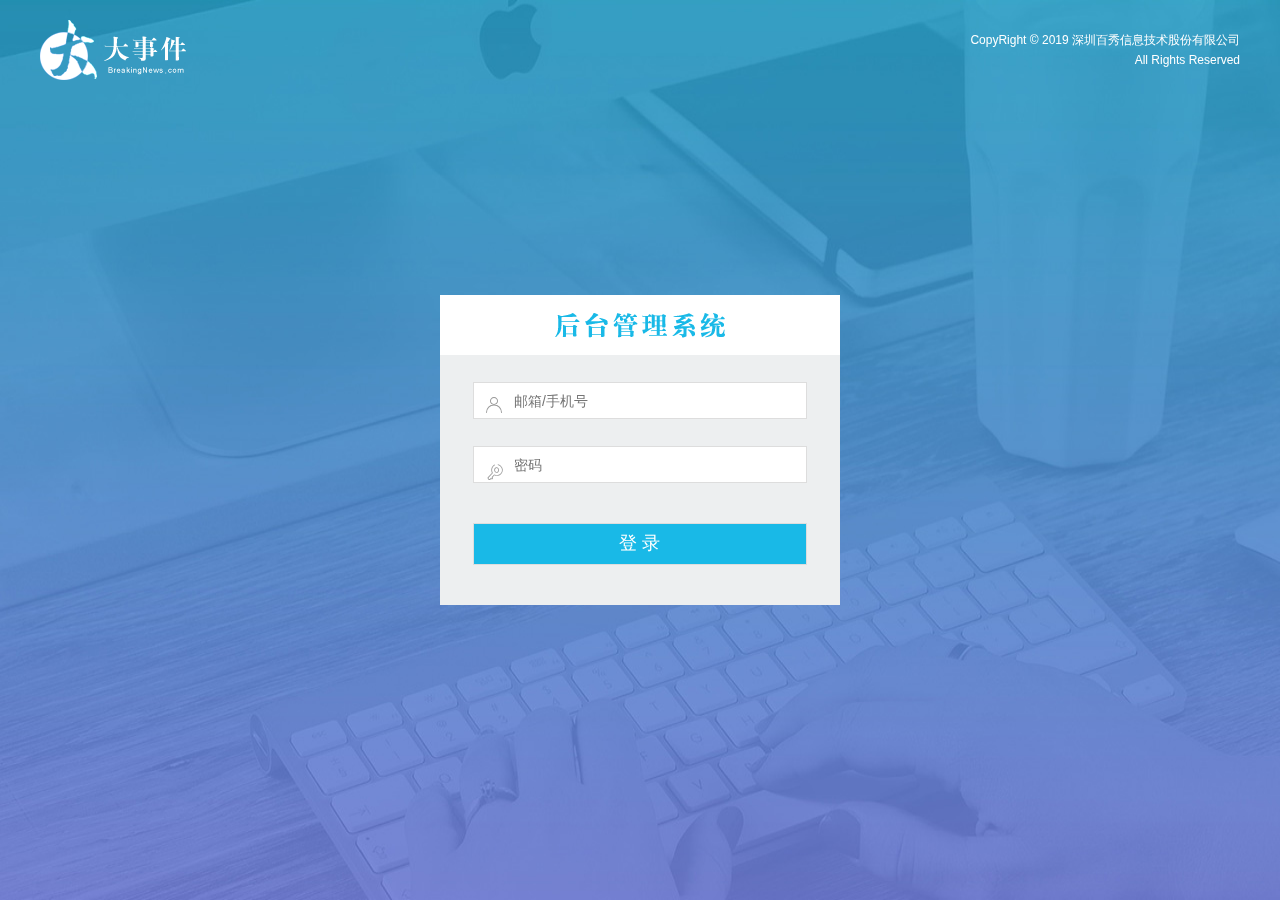
<file: login.html>
<!DOCTYPE html>
<html lang="en">

<head>
    <meta charset="UTF-8" />
    <meta name="viewport" content="width=device-width, initial-scale=1.0" />
    <meta http-equiv="X-UA-Compatible" content="ie=edge" />
    <title>大事件-后台登录页</title>
    <!-- 重置样式 -->
    <link rel="stylesheet" type="text/css" href="css/reset.css" />
    <!-- 字体图标 -->
    <link rel="stylesheet" type="text/css" href="css/iconfont.css" />
    <!-- 真正的页面样式 -->
    <link rel="stylesheet" type="text/css" href="css/main.css" />
    <!-- 引入bootstrap的css文件 -->
    <link rel="stylesheet" href="./libs/bootstrap/css/bootstrap.min.css" />
    <!-- 引入jq文件 -->
    <script src="./libs/jquery-1.12.4.min.js"></script>
    <!-- 引入bootstrap的js文件 -->
    <script src="./libs/bootstrap/js/bootstrap.min.js"></script>
</head>

<body>
    <div class="main_wrap">
        <div class="header">
            <a href="#" class="logo"><img src="images/logo.png" alt="" /></a>
            <div class="copyright">
                CopyRight © 2019 深圳百秀信息技术股份有限公司<br />All Rights Reserved
            </div>
        </div>

        <div class="login_form_con">
            <div class="login_title"></div>
            <form class="login_form">
                <i class="iconfont icon-user"></i>
                <i class="iconfont icon-key"></i>
                <input type="text" class="input_txt" placeholder="邮箱/手机号" />
                <input type="password" class="input_pass" placeholder="密码" />
                <input type="button" class="input_sub" id='input_btn' value="登 录" />
            </form>
        </div>
    </div>
    <!-- 添加模态框 -->
    <div class="modal fade" id="myModal" tabindex="-1" role="dialog">
        <div class="modal-dialog" role="document">
            <div class="modal-content">
                <div class="modal-header">
                    <button type="button" class="close" data-dismiss="modal" aria-label="Close">
                        <span aria-hidden="true">&times;</span>
                    </button>
                    <h4 class="modal-title">友情提示</h4>
                </div>
                <div class="modal-body">
                    <p id='tipinfo' class="logininfo">用户登录成功或者失败的提示信息</p>
                </div>
                <div class="modal-footer">
                    <button type="button" class="btn btn-default" data-dismiss="modal">取消</button>
                    <button type="button" class="btn btn-primary" id='btnconfirm'>确定</button>
                </div>
            </div>
        </div>
    </div>
    <script src="./libs/http.js"></script>
    <script src="./js/login.js"></script>
</body>

</html>
</file>
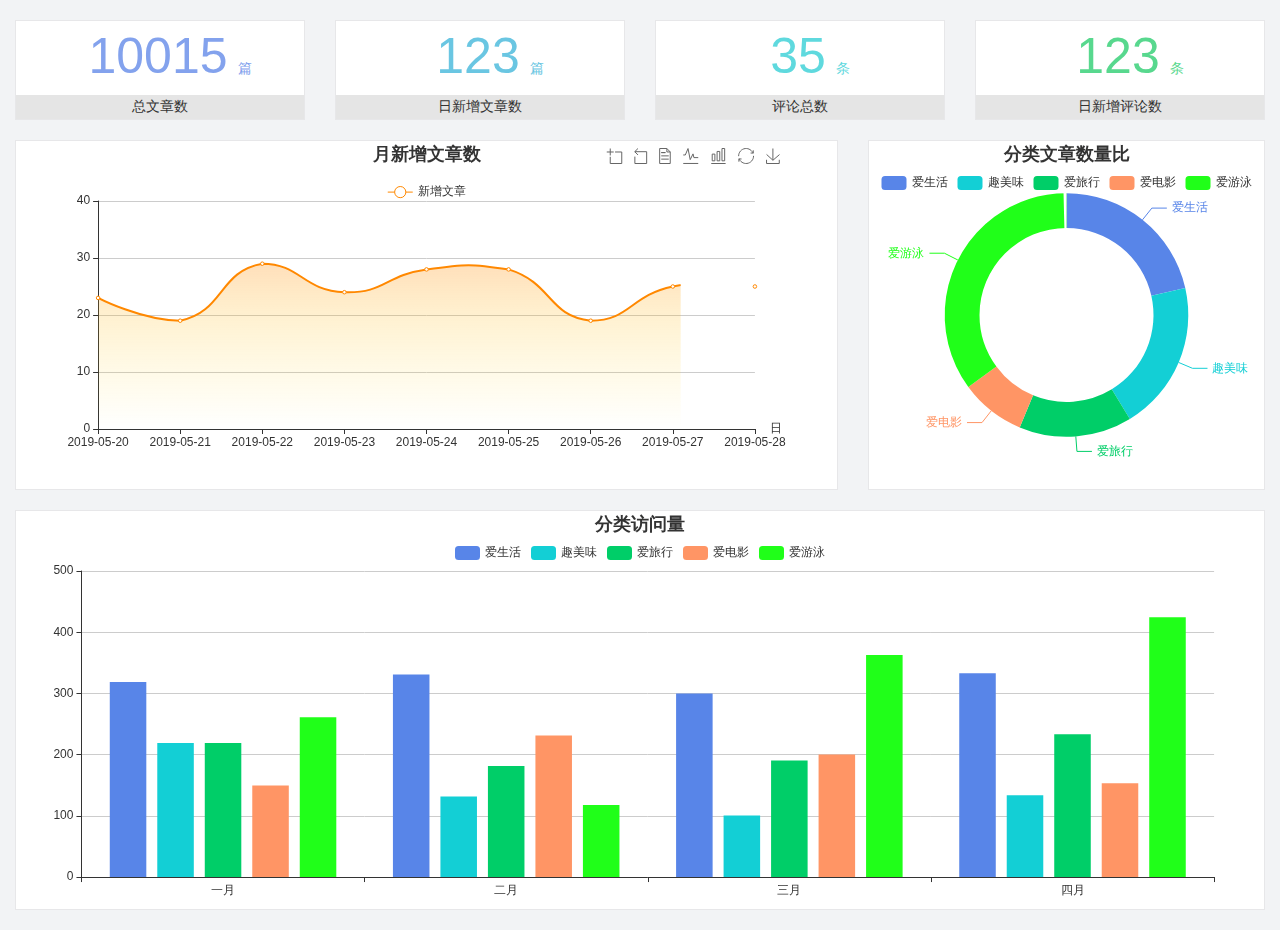
<file: main_count.html>
<!DOCTYPE html>
<html lang="en">

<head>
    <meta charset="UTF-8">
    <meta name="viewport" content="width=device-width, initial-scale=1.0">
    <meta http-equiv="X-UA-Compatible" content="ie=edge">
    <title>图表统计</title>
    <link rel="stylesheet" href="./libs/bootstrap/css/bootstrap.min.css">
    <link rel="stylesheet" href="css/reset.css">
    <link rel="stylesheet" href="css/iconfont.css">
    <link rel="stylesheet" href="css/main.css">
    <script src="./libs/jquery-1.12.4.min.js"></script>
    <script type="text/javascript" src="./libs/echarts.js"></script>
</head>

<body>
    <div class="container-fluid">
        <div class="row spannel_list">
            <div class="col-sm-3 col-xs-6">
                <div class="spannel">
                    <em>10015</em><span>篇</span>
                    <b>总文章数</b>
                </div>
            </div>
            <div class="col-sm-3 col-xs-6">
                <div class="spannel scolor01">
                    <em>123</em><span>篇</span>
                    <b>日新增文章数</b>
                </div>
            </div>
            <div class="col-sm-3 col-xs-6">
                <div class="spannel scolor02">
                    <em>35</em><span>条</span>
                    <b>评论总数</b>
                </div>
            </div>
            <div class="col-sm-3 col-xs-6">
                <div class="spannel scolor03">
                    <em>123</em><span>条</span>
                    <b>日新增评论数</b>
                </div>
            </div>
        </div>
    </div>

    <div class="container-fluid">
        <div class="row curve-pie">
            <div class="col-lg-8 col-md-8">
                <div class="gragh_pannel" id="curve_show"></div>
            </div>
            <div class="col-lg-4 col-md-4">
                <div class="gragh_pannel" id="pie_show"></div>
            </div>
        </div>
    </div>

    <div class="container-fluid">
        <div class="column_pannel" id="column_show"></div>
    </div>


    <!-- 折线图 -->
    <script>
        var json = '{"code":200,"msg":"获取成功","date":[{"date":"2019-05-20","count":23},{"date":"2019-05-21","count":19},{"date":"2019-05-22","count":29},{"date":"2019-05-23","count":24},{"date":"2019-05-24","count":28},{"date":"2019-05-25","count":28},{"date":"2019-05-26","count":19},{"date":"2019-05-27","count":25},{"date":"2019-05-28","count":25}]}';
        var obj = JSON.parse(json);
        loadEchars(obj);

        function loadEchars(obj) {
            // 基于准备好的dom，初始化echarts实例
            var myChart = echarts.init(document.getElementById('curve_show'));

            var data = [];
            var date = [];
            for (var i = 0; i < obj.date.length; i++) {
                data.push(obj.date[i].count);
                date.push(obj.date[i].date);
            }

            option = {
                tooltip: {
                    trigger: 'axis',
                    position: function (pt) {
                        return [pt[0], '10%'];
                    }
                },
                title: {
                    left: 'center',
                    text: '月新增文章数',
                },

                xAxis: {
                    name: '日',
                    type: 'category',
                    boundaryGap: false,
                    data: date
                },
                legend: {
                    data: ['新增文章'],
                    top: '40'
                },
                toolbox: {
                    show: true,
                    feature: {
                        dataZoom: {
                            yAxisIndex: 'none'
                        },
                        dataView: { readOnly: false },
                        magicType: { type: ['line', 'bar'] },
                        restore: {},
                        saveAsImage: {}
                    },
                    right: 50
                },
                yAxis: {
                    type: 'value',
                    boundaryGap: [0, '100%']
                },
                series: [
                    {
                        name: '新增文章',
                        type: 'line',
                        smooth: true,
                        // symbol: 'none',
                        sampling: 'average',
                        itemStyle: {
                            color: '#f80'
                        },
                        areaStyle: {
                            color: new echarts.graphic.LinearGradient(0, 0, 0, 1, [{
                                offset: 0,
                                color: 'rgba(255,136,0,0.39)'
                            }, {
                                offset: .34,
                                color: 'rgba(255,180,0,0.25)'
                            },
                            {
                                offset: 1,
                                color: 'rgba(255,222,0,0.00)'
                            }])
                        },
                        data: data
                    }
                ],
            }
            // 使用刚指定的配置项和数据显示图表。
            myChart.setOption(option);
        }
    </script>

    <!-- 环形图 -->
    <script>
        // 基于准备好的dom，初始化echarts实例
        var myChart1 = echarts.init(document.getElementById('pie_show'));

        option1 = {
            title: {
                left: 'center',
                text: '分类文章数量比',
            },
            tooltip: {
                trigger: 'item',
                formatter: "{a} <br/>{b}: {c} ({d}%)"
            },
            legend: {
                orient: 'horizontal',
                x: 'center',
                data: ['爱生活', '趣美味', '爱旅行', '爱电影', '爱游泳'],
                top: 30
            },
            color: ['#5885e8', '#13cfd5', '#00ce68', '#ff9565', '#20ff19'],
            series: [
                {
                    name: '分类名称',
                    type: 'pie',
                    radius: ['50%', '70%'],
                    avoidLabelOverlap: false,
                    label: {
                        emphasis: {
                            show: true,
                            textStyle: {
                                fontSize: '30',
                                fontWeight: 'bold'
                            }
                        }
                    },
                    data: [
                        { value: 335, name: '爱生活' },
                        { value: 310, name: '趣美味' },
                        { value: 234, name: '爱旅行' },
                        { value: 135, name: '爱电影' },
                        { value: 548, name: '爱游泳' }
                    ]
                }
            ]
        };
        // 使用刚指定的配置项和数据显示图表。
        myChart1.setOption(option1);
    </script>
    <!-- 柱状图 -->
    <script>
        // 基于准备好的dom，初始化echarts实例
        var myChart2 = echarts.init(document.getElementById('column_show'));

        option2 = {
            title: {
                left: 'center',
                text: '分类访问量',
            },
            tooltip: {
                trigger: 'axis',
                axisPointer: {            // 坐标轴指示器，坐标轴触发有效
                    type: 'line'        // 默认为直线，可选为：'line' | 'shadow'
                },
                
            },
            legend: {
                data: ['爱生活', '趣美味', '爱旅行', '爱电影', '爱游泳'],
                top:30
            },
            grid: {
                left: '3%',
                right: '4%',
                bottom: '3%',
                containLabel: true
            },
            xAxis: [
                {
                    type: 'category',
                    data: ['一月', '二月', '三月', '四月']
                }
            ],
            yAxis: [
                {
                    type: 'value'
                }
            ],
            color: ['#5885e8', '#13cfd5', '#00ce68', '#ff9565', '#20ff19'],
            series: [
                {
                    name: '爱生活',
                    type: 'bar',
                    data: [320, 332, 301, 334]
                },
                {
                    name: '趣美味',
                    type: 'bar',
                    data: [220, 132, 101, 134]
                },
                {
                    name: '爱旅行',
                    type: 'bar',
                    data: [220, 182, 191, 234]
                },
                {
                    name: '爱电影',
                    type: 'bar',
                    data: [150, 232, 201, 154]
                },
                {
                    name: '爱游泳',
                    type: 'bar',
                    data: [262, 118, 364, 426],
                },

            ]
        };


        // 使用刚指定的配置项和数据显示图表。
        myChart2.setOption(option2);
    </script>
</body>

</html>
</file>
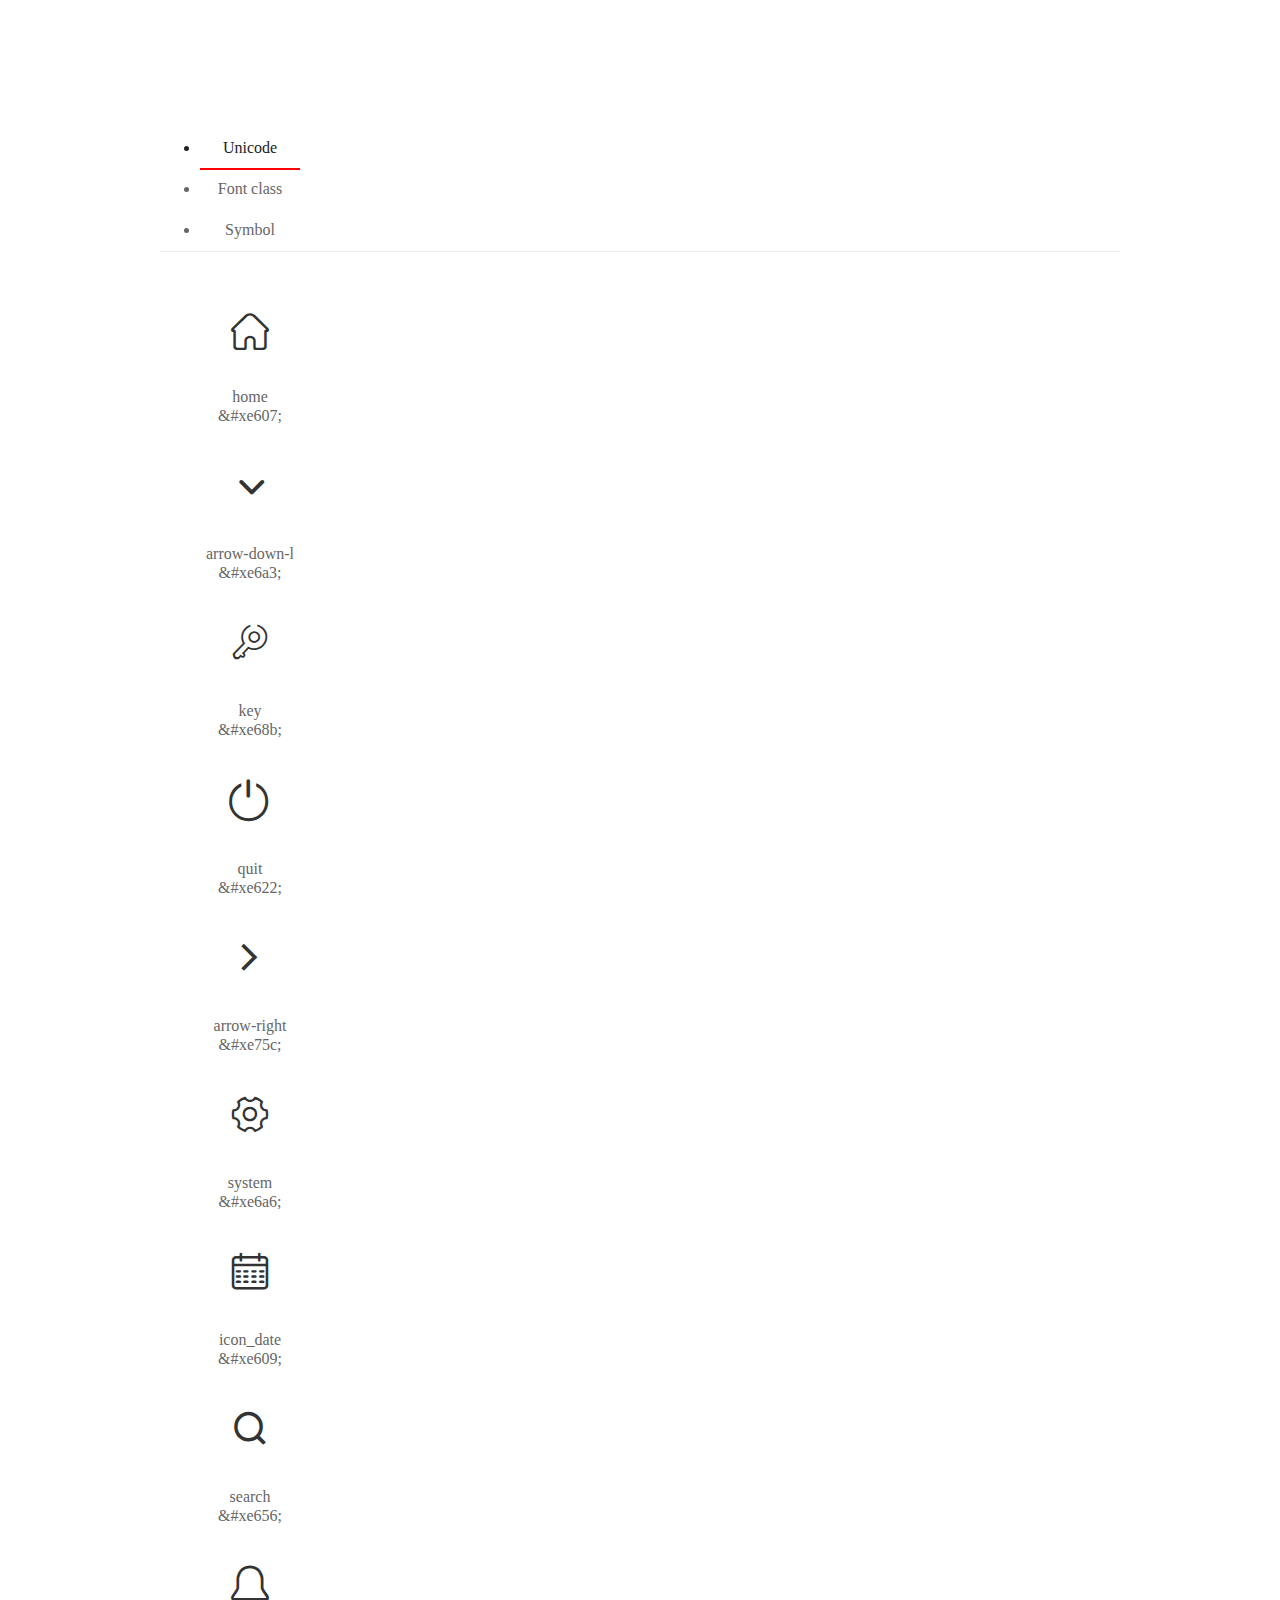
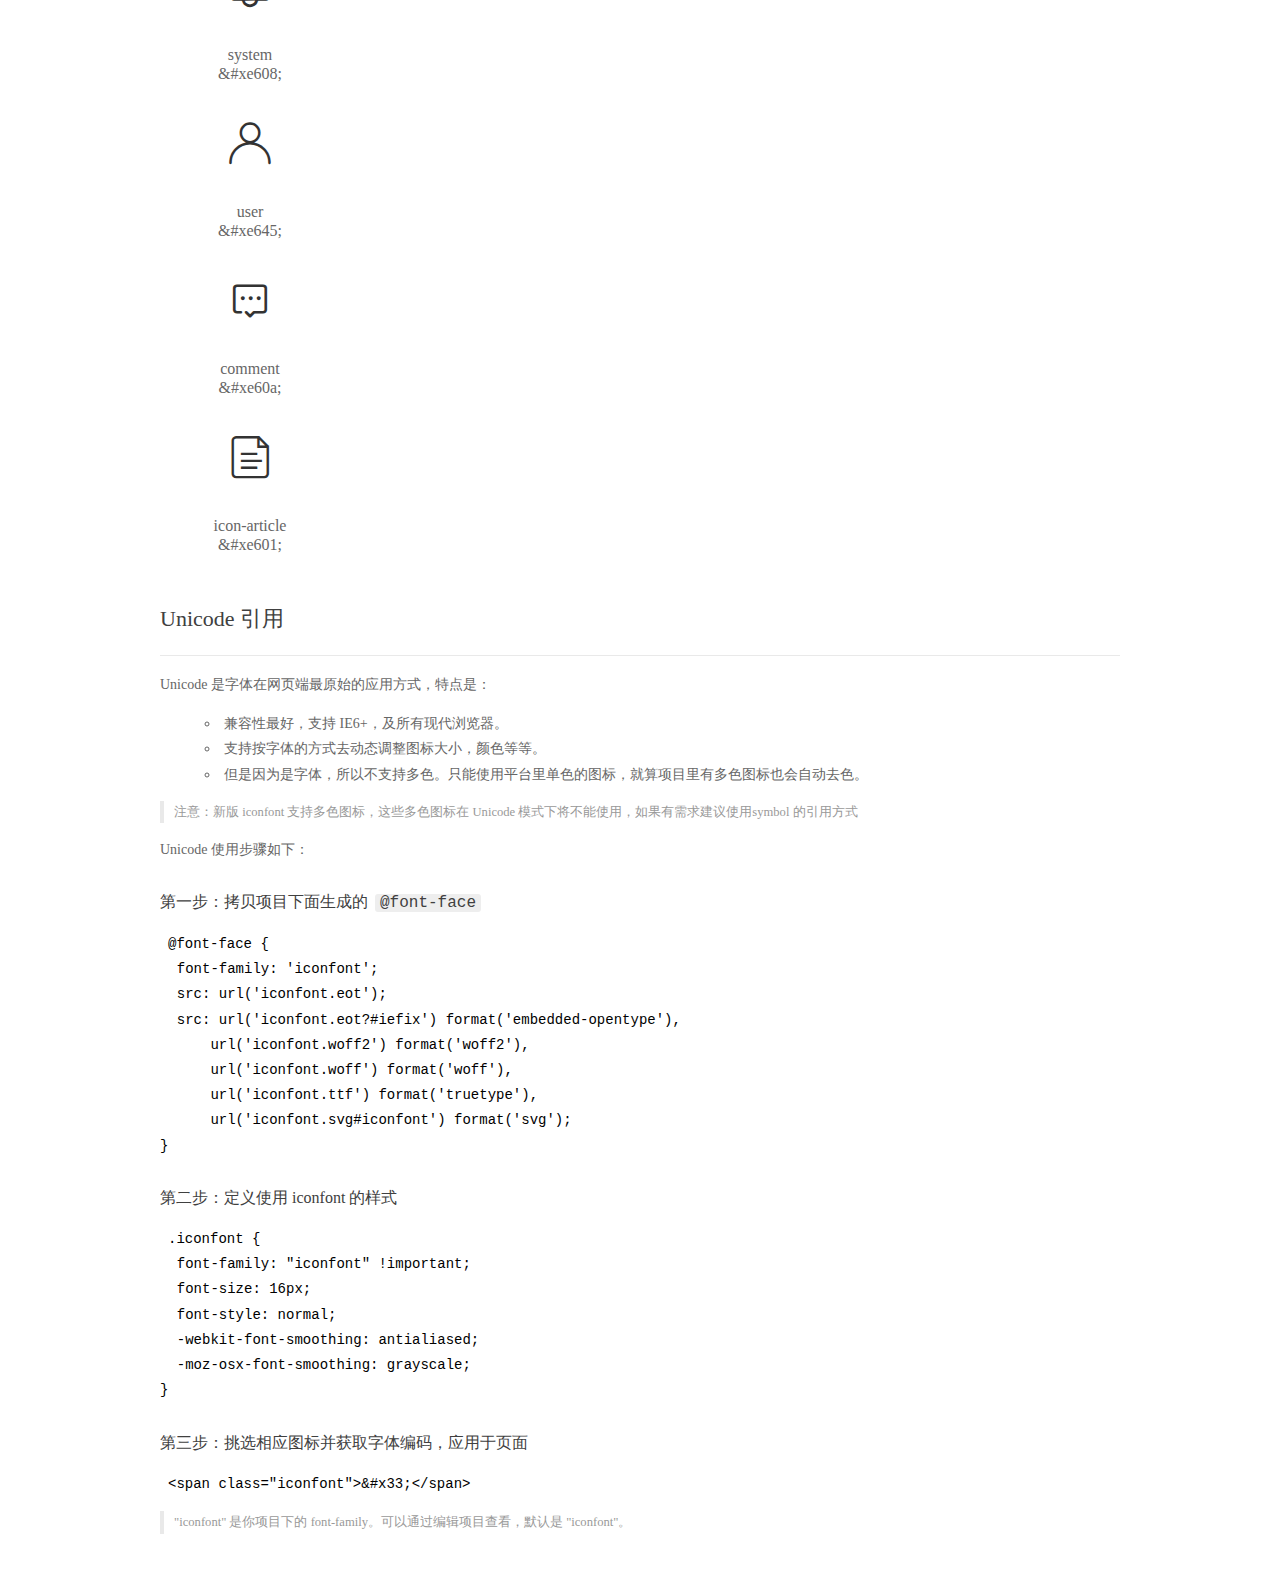
<file: fonts/demo_index.html>
<!DOCTYPE html>
<html>
<head>
  <meta charset="utf-8"/>
  <title>IconFont Demo</title>
  <link rel="shortcut icon" href="https://gtms04.alicdn.com/tps/i4/TB1_oz6GVXXXXaFXpXXJDFnIXXX-64-64.ico" type="image/x-icon"/>
  <link rel="stylesheet" href="https://g.alicdn.com/thx/cube/1.3.2/cube.min.css">
  <link rel="stylesheet" href="demo.css">
  <link rel="stylesheet" href="iconfont.css">
  <script src="iconfont.js"></script>
  <!-- jQuery -->
  <script src="https://a1.alicdn.com/oss/uploads/2018/12/26/7bfddb60-08e8-11e9-9b04-53e73bb6408b.js"></script>
  <!-- 代码高亮 -->
  <script src="https://a1.alicdn.com/oss/uploads/2018/12/26/a3f714d0-08e6-11e9-8a15-ebf944d7534c.js"></script>
</head>
<body>
  <div class="main">
    <h1 class="logo"><a href="https://www.iconfont.cn/" title="iconfont 首页" target="_blank">&#xe86b;</a></h1>
    <div class="nav-tabs">
      <ul id="tabs" class="dib-box">
        <li class="dib active"><span>Unicode</span></li>
        <li class="dib"><span>Font class</span></li>
        <li class="dib"><span>Symbol</span></li>
      </ul>
      
    </div>
    <div class="tab-container">
      <div class="content unicode" style="display: block;">
          <ul class="icon_lists dib-box">
          
            <li class="dib">
              <span class="icon iconfont">&#xe607;</span>
                <div class="name">home</div>
                <div class="code-name">&amp;#xe607;</div>
              </li>
          
            <li class="dib">
              <span class="icon iconfont">&#xe6a3;</span>
                <div class="name">arrow-down-l</div>
                <div class="code-name">&amp;#xe6a3;</div>
              </li>
          
            <li class="dib">
              <span class="icon iconfont">&#xe68b;</span>
                <div class="name">key</div>
                <div class="code-name">&amp;#xe68b;</div>
              </li>
          
            <li class="dib">
              <span class="icon iconfont">&#xe622;</span>
                <div class="name">quit</div>
                <div class="code-name">&amp;#xe622;</div>
              </li>
          
            <li class="dib">
              <span class="icon iconfont">&#xe75c;</span>
                <div class="name">arrow-right</div>
                <div class="code-name">&amp;#xe75c;</div>
              </li>
          
            <li class="dib">
              <span class="icon iconfont">&#xe6a6;</span>
                <div class="name">system</div>
                <div class="code-name">&amp;#xe6a6;</div>
              </li>
          
            <li class="dib">
              <span class="icon iconfont">&#xe609;</span>
                <div class="name">icon_date</div>
                <div class="code-name">&amp;#xe609;</div>
              </li>
          
            <li class="dib">
              <span class="icon iconfont">&#xe656;</span>
                <div class="name">search</div>
                <div class="code-name">&amp;#xe656;</div>
              </li>
          
            <li class="dib">
              <span class="icon iconfont">&#xe608;</span>
                <div class="name">system</div>
                <div class="code-name">&amp;#xe608;</div>
              </li>
          
            <li class="dib">
              <span class="icon iconfont">&#xe645;</span>
                <div class="name">user</div>
                <div class="code-name">&amp;#xe645;</div>
              </li>
          
            <li class="dib">
              <span class="icon iconfont">&#xe60a;</span>
                <div class="name">comment</div>
                <div class="code-name">&amp;#xe60a;</div>
              </li>
          
            <li class="dib">
              <span class="icon iconfont">&#xe601;</span>
                <div class="name">icon-article</div>
                <div class="code-name">&amp;#xe601;</div>
              </li>
          
          </ul>
          <div class="article markdown">
          <h2 id="unicode-">Unicode 引用</h2>
          <hr>

          <p>Unicode 是字体在网页端最原始的应用方式，特点是：</p>
          <ul>
            <li>兼容性最好，支持 IE6+，及所有现代浏览器。</li>
            <li>支持按字体的方式去动态调整图标大小，颜色等等。</li>
            <li>但是因为是字体，所以不支持多色。只能使用平台里单色的图标，就算项目里有多色图标也会自动去色。</li>
          </ul>
          <blockquote>
            <p>注意：新版 iconfont 支持多色图标，这些多色图标在 Unicode 模式下将不能使用，如果有需求建议使用symbol 的引用方式</p>
          </blockquote>
          <p>Unicode 使用步骤如下：</p>
          <h3 id="-font-face">第一步：拷贝项目下面生成的 <code>@font-face</code></h3>
<pre><code class="language-css"
>@font-face {
  font-family: 'iconfont';
  src: url('iconfont.eot');
  src: url('iconfont.eot?#iefix') format('embedded-opentype'),
      url('iconfont.woff2') format('woff2'),
      url('iconfont.woff') format('woff'),
      url('iconfont.ttf') format('truetype'),
      url('iconfont.svg#iconfont') format('svg');
}
</code></pre>
          <h3 id="-iconfont-">第二步：定义使用 iconfont 的样式</h3>
<pre><code class="language-css"
>.iconfont {
  font-family: "iconfont" !important;
  font-size: 16px;
  font-style: normal;
  -webkit-font-smoothing: antialiased;
  -moz-osx-font-smoothing: grayscale;
}
</code></pre>
          <h3 id="-">第三步：挑选相应图标并获取字体编码，应用于页面</h3>
<pre>
<code class="language-html"
>&lt;span class="iconfont"&gt;&amp;#x33;&lt;/span&gt;
</code></pre>
          <blockquote>
            <p>"iconfont" 是你项目下的 font-family。可以通过编辑项目查看，默认是 "iconfont"。</p>
          </blockquote>
          </div>
      </div>
      <div class="content font-class">
        <ul class="icon_lists dib-box">
          
          <li class="dib">
            <span class="icon iconfont icon-yidiandiantubiao04"></span>
            <div class="name">
              home
            </div>
            <div class="code-name">.icon-yidiandiantubiao04
            </div>
          </li>
          
          <li class="dib">
            <span class="icon iconfont icon-arrowdownl"></span>
            <div class="name">
              arrow-down-l
            </div>
            <div class="code-name">.icon-arrowdownl
            </div>
          </li>
          
          <li class="dib">
            <span class="icon iconfont icon-key"></span>
            <div class="name">
              key
            </div>
            <div class="code-name">.icon-key
            </div>
          </li>
          
          <li class="dib">
            <span class="icon iconfont icon-tuichu"></span>
            <div class="name">
              quit
            </div>
            <div class="code-name">.icon-tuichu
            </div>
          </li>
          
          <li class="dib">
            <span class="icon iconfont icon-previewright"></span>
            <div class="name">
              arrow-right
            </div>
            <div class="code-name">.icon-previewright
            </div>
          </li>
          
          <li class="dib">
            <span class="icon iconfont icon-system"></span>
            <div class="name">
              system
            </div>
            <div class="code-name">.icon-system
            </div>
          </li>
          
          <li class="dib">
            <span class="icon iconfont icon-icondate"></span>
            <div class="name">
              icon_date
            </div>
            <div class="code-name">.icon-icondate
            </div>
          </li>
          
          <li class="dib">
            <span class="icon iconfont icon-search"></span>
            <div class="name">
              search
            </div>
            <div class="code-name">.icon-search
            </div>
          </li>
          
          <li class="dib">
            <span class="icon iconfont icon-system1"></span>
            <div class="name">
              system
            </div>
            <div class="code-name">.icon-system1
            </div>
          </li>
          
          <li class="dib">
            <span class="icon iconfont icon-user"></span>
            <div class="name">
              user
            </div>
            <div class="code-name">.icon-user
            </div>
          </li>
          
          <li class="dib">
            <span class="icon iconfont icon-comment"></span>
            <div class="name">
              comment
            </div>
            <div class="code-name">.icon-comment
            </div>
          </li>
          
          <li class="dib">
            <span class="icon iconfont icon-icon-article"></span>
            <div class="name">
              icon-article
            </div>
            <div class="code-name">.icon-icon-article
            </div>
          </li>
          
        </ul>
        <div class="article markdown">
        <h2 id="font-class-">font-class 引用</h2>
        <hr>

        <p>font-class 是 Unicode 使用方式的一种变种，主要是解决 Unicode 书写不直观，语意不明确的问题。</p>
        <p>与 Unicode 使用方式相比，具有如下特点：</p>
        <ul>
          <li>兼容性良好，支持 IE8+，及所有现代浏览器。</li>
          <li>相比于 Unicode 语意明确，书写更直观。可以很容易分辨这个 icon 是什么。</li>
          <li>因为使用 class 来定义图标，所以当要替换图标时，只需要修改 class 里面的 Unicode 引用。</li>
          <li>不过因为本质上还是使用的字体，所以多色图标还是不支持的。</li>
        </ul>
        <p>使用步骤如下：</p>
        <h3 id="-fontclass-">第一步：引入项目下面生成的 fontclass 代码：</h3>
<pre><code class="language-html">&lt;link rel="stylesheet" href="./iconfont.css"&gt;
</code></pre>
        <h3 id="-">第二步：挑选相应图标并获取类名，应用于页面：</h3>
<pre><code class="language-html">&lt;span class="iconfont icon-xxx"&gt;&lt;/span&gt;
</code></pre>
        <blockquote>
          <p>"
            iconfont" 是你项目下的 font-family。可以通过编辑项目查看，默认是 "iconfont"。</p>
        </blockquote>
      </div>
      </div>
      <div class="content symbol">
          <ul class="icon_lists dib-box">
          
            <li class="dib">
                <svg class="icon svg-icon" aria-hidden="true">
                  <use xlink:href="#icon-yidiandiantubiao04"></use>
                </svg>
                <div class="name">home</div>
                <div class="code-name">#icon-yidiandiantubiao04</div>
            </li>
          
            <li class="dib">
                <svg class="icon svg-icon" aria-hidden="true">
                  <use xlink:href="#icon-arrowdownl"></use>
                </svg>
                <div class="name">arrow-down-l</div>
                <div class="code-name">#icon-arrowdownl</div>
            </li>
          
            <li class="dib">
                <svg class="icon svg-icon" aria-hidden="true">
                  <use xlink:href="#icon-key"></use>
                </svg>
                <div class="name">key</div>
                <div class="code-name">#icon-key</div>
            </li>
          
            <li class="dib">
                <svg class="icon svg-icon" aria-hidden="true">
                  <use xlink:href="#icon-tuichu"></use>
                </svg>
                <div class="name">quit</div>
                <div class="code-name">#icon-tuichu</div>
            </li>
          
            <li class="dib">
                <svg class="icon svg-icon" aria-hidden="true">
                  <use xlink:href="#icon-previewright"></use>
                </svg>
                <div class="name">arrow-right</div>
                <div class="code-name">#icon-previewright</div>
            </li>
          
            <li class="dib">
                <svg class="icon svg-icon" aria-hidden="true">
                  <use xlink:href="#icon-system"></use>
                </svg>
                <div class="name">system</div>
                <div class="code-name">#icon-system</div>
            </li>
          
            <li class="dib">
                <svg class="icon svg-icon" aria-hidden="true">
                  <use xlink:href="#icon-icondate"></use>
                </svg>
                <div class="name">icon_date</div>
                <div class="code-name">#icon-icondate</div>
            </li>
          
            <li class="dib">
                <svg class="icon svg-icon" aria-hidden="true">
                  <use xlink:href="#icon-search"></use>
                </svg>
                <div class="name">search</div>
                <div class="code-name">#icon-search</div>
            </li>
          
            <li class="dib">
                <svg class="icon svg-icon" aria-hidden="true">
                  <use xlink:href="#icon-system1"></use>
                </svg>
                <div class="name">system</div>
                <div class="code-name">#icon-system1</div>
            </li>
          
            <li class="dib">
                <svg class="icon svg-icon" aria-hidden="true">
                  <use xlink:href="#icon-user"></use>
                </svg>
                <div class="name">user</div>
                <div class="code-name">#icon-user</div>
            </li>
          
            <li class="dib">
                <svg class="icon svg-icon" aria-hidden="true">
                  <use xlink:href="#icon-comment"></use>
                </svg>
                <div class="name">comment</div>
                <div class="code-name">#icon-comment</div>
            </li>
          
            <li class="dib">
                <svg class="icon svg-icon" aria-hidden="true">
                  <use xlink:href="#icon-icon-article"></use>
                </svg>
                <div class="name">icon-article</div>
                <div class="code-name">#icon-icon-article</div>
            </li>
          
          </ul>
          <div class="article markdown">
          <h2 id="symbol-">Symbol 引用</h2>
          <hr>

          <p>这是一种全新的使用方式，应该说这才是未来的主流，也是平台目前推荐的用法。相关介绍可以参考这篇<a href="">文章</a>
            这种用法其实是做了一个 SVG 的集合，与另外两种相比具有如下特点：</p>
          <ul>
            <li>支持多色图标了，不再受单色限制。</li>
            <li>通过一些技巧，支持像字体那样，通过 <code>font-size</code>, <code>color</code> 来调整样式。</li>
            <li>兼容性较差，支持 IE9+，及现代浏览器。</li>
            <li>浏览器渲染 SVG 的性能一般，还不如 png。</li>
          </ul>
          <p>使用步骤如下：</p>
          <h3 id="-symbol-">第一步：引入项目下面生成的 symbol 代码：</h3>
<pre><code class="language-html">&lt;script src="./iconfont.js"&gt;&lt;/script&gt;
</code></pre>
          <h3 id="-css-">第二步：加入通用 CSS 代码（引入一次就行）：</h3>
<pre><code class="language-html">&lt;style&gt;
.icon {
  width: 1em;
  height: 1em;
  vertical-align: -0.15em;
  fill: currentColor;
  overflow: hidden;
}
&lt;/style&gt;
</code></pre>
          <h3 id="-">第三步：挑选相应图标并获取类名，应用于页面：</h3>
<pre><code class="language-html">&lt;svg class="icon" aria-hidden="true"&gt;
  &lt;use xlink:href="#icon-xxx"&gt;&lt;/use&gt;
&lt;/svg&gt;
</code></pre>
          </div>
      </div>

    </div>
  </div>
  <script>
  $(document).ready(function () {
      $('.tab-container .content:first').show()

      $('#tabs li').click(function (e) {
        var tabContent = $('.tab-container .content')
        var index = $(this).index()

        if ($(this).hasClass('active')) {
          return
        } else {
          $('#tabs li').removeClass('active')
          $(this).addClass('active')

          tabContent.hide().eq(index).fadeIn()
        }
      })
    })
  </script>
</body>
</html>
</file>
<file: css/iconfont.css>
@font-face {font-family: "iconfont";
  src: url('../fonts/iconfont.eot?t=1558003957214'); /* IE9 */
  src: url('../fonts/iconfont.eot?t=1558003957214#iefix') format('embedded-opentype'), /* IE6-IE8 */
  url('[data-uri]') format('woff2'),
  url('../fonts/iconfont.woff?t=1558003957214') format('woff'),
  url('../fonts/iconfont.ttf?t=1558003957214') format('truetype'), /* chrome, firefox, opera, Safari, Android, iOS 4.2+ */
  url('../fonts/iconfont.svg?t=1558003957214#iconfont') format('svg'); /* iOS 4.1- */
}

.iconfont {
  font-family: "iconfont" !important;
  font-size: 16px;
  font-style: normal;
  -webkit-font-smoothing: antialiased;
  -moz-osx-font-smoothing: grayscale;
}

.icon-yidiandiantubiao04:before {
  content: "\e607";
}

.icon-arrowdownl:before {
  content: "\e6a3";
}

.icon-key:before {
  content: "\e68b";
}

.icon-tuichu:before {
  content: "\e622";
}

.icon-previewright:before {
  content: "\e75c";
}

.icon-system:before {
  content: "\e6a6";
}

.icon-icondate:before {
  content: "\e609";
}

.icon-search:before {
  content: "\e656";
}

.icon-system1:before {
  content: "\e608";
}

.icon-user:before {
  content: "\e645";
}

.icon-comment:before {
  content: "\e60a";
}

.icon-icon-article:before {
  content: "\e601";
}
</file>
<file: css/main.css>
body{
    font-family:'MicroSoft YaHei';
    background-color: #f2f3f5;
}

.jeinput{
    border:none;
    border:1px solid #ccc;
    width:390px;
    margin-top: 8px;
    padding: 3px 10px;
  }

.main_wrap{
    position:fixed;
    width:100%;
    height:100%;
    left:0px;
    top:0px;
    background:url('../images/login_bg.jpg'); 
    background-size:100% 100%; 
  }
.header{
    width:1200px;
    overflow: hidden;
    margin:20px auto 0;
}
.heade .logo{
    float: left;
}
.header .copyright{
    float:right;
    font-size:12px;
    color:#fff;
    text-align:right;
    line-height:20px;
    margin-top:10px;
}
.login_form_con{
    position:absolute;
    left:50%;
    top:50%;
    margin-left:-200px;
    margin-top:-155px;
    width:400px;
    height:310px;
    background-color: #edeff0;
}

.login_form{
    position: relative;
}

.login_form .icon-user{
    position:absolute;
    font-size:16px;
    color:#999;
    left:46px;
    top:12px;
}
.login_form .icon-key{
    position:absolute;
    font-size:18px;
    color:#999;
    left:46px;
    top:78px;
}
.login_title{
    height:60px;
    background:url('../images/login_title.png') center center no-repeat #fff;
}
.input_txt,.input_pass,.input_sub{
    display:block;
    width:334px;
    height:37px;
    padding:0px;
    text-indent:40px;
    border:1px solid #ddd;
    margin:27px auto 0;
    outline:none;
}
.input_sub{
    margin-top:40px;
    height:42px;
    background-color: #19b9e7;
    text-indent:0px;
    font-size:18px;
    color:#fff;
    cursor: pointer;
}
.input_sub:hover{
    background-color: #08a0cc;
}

.sider{
    position:fixed;
    left:0;
    top:0;
    bottom:0;
    width:210px;
    background-color: #323745;
}
.sider .logo{
    display:block;
    height:56px;
    background-color: #242732;
    overflow: hidden;
}
.sider .logo img{
    display:block;
    margin:6px auto 0;
}
.user_info{
    height:79px;
    border-bottom:1px solid #5a5e6b;
}

.user_info img{
    float: left;
    width:40px;
    height:40px;
    border-radius:20px;
    margin:19px 0 0 30px;
}
.user_info span{
    float: left;
    width:120px;
    font-size:12px;
    color:#fff;
    margin:23px 0 0 20px;
}
.user_info b{
    float: left;
    width: 120px;
    font-weight:normal;
    font-size:12px;
    color:#adafb5;
    margin:2px 0 0 20px;
}

.menu .level01{
    height:50px;
    line-height:50px;
}
.menu .level01 a{
    display:block;
    height:50px;
    font-size:12px;
    color:#adafb5;
    overflow: hidden;
}
.menu .level01.active a{
    background-color: #1378f0;
    color:#fff;
}
.menu .level01.active i{
    color:#fff;
}

.menu .level01 a:hover{
    background-color: #1378f0;
    color:#fff;
}
.menu .level01 a:hover i{
    color:#fff;
}
.menu .level01 i{
    color:#61646f;
    font-size:22px;
    float: left;
    margin-left:26px;
}
.menu .level01 span{
    float: left;
    margin-left:10px;
}
.menu .level01 b{
    float: right;
    margin-right:20px;
    font-weight:normal;
    transform:rotate(90deg);
    transition:all 500ms ease;
}

.menu .level01 .rotate0{
    transform:rotate(0deg);
}

.menu .level02{
    background: #242732;
    display:none;
}


.menu .level02 li{
    height:40px;
    line-height:40px;
}
.menu .level02 li a{
    display:block;
    height:40px;
    font-size:12px;
    color:#adafb5;
    overflow: hidden;
}

.menu .level02 li a:hover{
    background-color: #1378f0;
    color:#fff;
}

.menu .level02 li i{
    font-size:12px;
    float: left;
    margin-left:60px;
}
.menu .level02 li span{
    font-size:12px;
    float: left;
    margin-left:5px;
}

.menu .level02 .active a{
    color:#ffae00;
}

.header_bar{
    position:fixed;
    left:210px;
    right:0;
    top:0;
    height:56px;
    background-color: #fff;
}

.main{
    position:fixed;
    left:210px;
    top:56px;
    right:0;
    bottom:0;
    background-color: #f2f3f5;
}

.search_form{
    width:218px;
    height:33px;
    border:1px solid #ddd;
    background-color: #f2f3f5;
    border-radius:16px;
    float: left;
    margin:12px 0 0 27px;
}

.search_form input{
    padding:0px;
    margin:0px;
    border:0px;
    float: left;
    background-color: #f2f3f5;
    font-size:12px;
    width:175px;
    height:31px;
    margin-left:12px;
    outline:none;
   
}

.search_form .icon-search{
    line-height:33px;
    cursor: pointer;
    font-size:18px;
    color:#abaebb;
}
.user_center_link{
    float:right;

}
.user_center_link a{
    line-height:56px;
    font-size:12px;
    color:#999;
    margin-right:15px;
}
.user_center_link a:hover{
    color:#ffae00
}

.user_center_link img{
    width:42px;
    height:42px;
    border-radius:32px;
    margin-right:10px;
}

.spannel_list{
    margin-top:20px;
}

.spannel{
	height:100px;
	overflow:hidden;
	text-align:center;
    position:relative;
    background-color: #fff;
    border:1px solid #e7e7e9;
    margin-bottom:20px;
}

.spannel em{
    font-style:normal;
	font-size:50px;
	line-height:50px;
	display:inline-block;
	margin:10px 0 0 20px;
	font-family:'Arial';
	color:#83a2ed;
}

.spannel span{
	font-size:14px;
	display:inline-block;
	color:#83a2ed;
	margin-left:10px;
}

.spannel b{
	position:absolute;
	left:0;
	bottom:0;
	width:100%;
	line-height:24px;
	background:#e5e5e5;
	color:#333;
	font-size:14px;
	font-weight:normal;
}

.scolor01 em,.scolor01 span{
	color:#6ac6e2;
}

.scolor02 em,.scolor02 span{
	color:#5fd9de;
}

.scolor03 em,.scolor03 span{
	color:#58d88e;
}


.gragh_pannel{
    height:350px;
    border:1px solid #e7e7e9;
    background-color: #fff!important; 
    margin-bottom:20px;  
}

.column_pannel{
    margin-bottom:20px;
    height:400px;
    border:1px solid #e7e7e9;
    background-color: #fff!important;   
}

.common_title{
    line-height:42px;
    background-color: #fbfbfb;
    border:1px solid #e7e7e9;
    margin-top:20px;
    text-indent: 15px;
    font-size:14px;
    color:#333;
}

.common_con{
    border:1px solid #e7e7e9;
    border-top:0px;
    background-color: #fff;
    padding-bottom:20px;
    margin-bottom:20px;
}
.opt_btns{
    margin-top:20px;
}

.mp20{
    margin-top:20px;
}

.pagination{   
   margin:0;
}

.article_form{
    margin-top:20px;
}

.form-group{
    margin-bottom:25px;
}

.form-group label{
    font-weight:normal;
    color:#666;
}

.icon-icondate{
    line-height:16px;
}

.user_pic{
    width:100px;
    height:100px;
    margin-bottom:10px;
}

.article_cover{
    width:200px;
    height:200px;
    margin-bottom:10px;
}
</file>
<file: fonts/demo.css>
/* Logo 字体 */
@font-face {
  font-family: "iconfont logo";
  src: url('https://at.alicdn.com/t/font_985780_km7mi63cihi.eot?t=1545807318834');
  src: url('https://at.alicdn.com/t/font_985780_km7mi63cihi.eot?t=1545807318834#iefix') format('embedded-opentype'),
    url('https://at.alicdn.com/t/font_985780_km7mi63cihi.woff?t=1545807318834') format('woff'),
    url('https://at.alicdn.com/t/font_985780_km7mi63cihi.ttf?t=1545807318834') format('truetype'),
    url('https://at.alicdn.com/t/font_985780_km7mi63cihi.svg?t=1545807318834#iconfont') format('svg');
}

.logo {
  font-family: "iconfont logo";
  font-size: 160px;
  font-style: normal;
  -webkit-font-smoothing: antialiased;
  -moz-osx-font-smoothing: grayscale;
}

/* tabs */
.nav-tabs {
  position: relative;
}

.nav-tabs .nav-more {
  position: absolute;
  right: 0;
  bottom: 0;
  height: 42px;
  line-height: 42px;
  color: #666;
}

#tabs {
  border-bottom: 1px solid #eee;
}

#tabs li {
  cursor: pointer;
  width: 100px;
  height: 40px;
  line-height: 40px;
  text-align: center;
  font-size: 16px;
  border-bottom: 2px solid transparent;
  position: relative;
  z-index: 1;
  margin-bottom: -1px;
  color: #666;
}


#tabs .active {
  border-bottom-color: #f00;
  color: #222;
}

.tab-container .content {
  display: none;
}

/* 页面布局 */
.main {
  padding: 30px 100px;
  width: 960px;
  margin: 0 auto;
}

.main .logo {
  color: #333;
  text-align: left;
  margin-bottom: 30px;
  line-height: 1;
  height: 110px;
  margin-top: -50px;
  overflow: hidden;
  *zoom: 1;
}

.main .logo a {
  font-size: 160px;
  color: #333;
}

.helps {
  margin-top: 40px;
}

.helps pre {
  padding: 20px;
  margin: 10px 0;
  border: solid 1px #e7e1cd;
  background-color: #fffdef;
  overflow: auto;
}

.icon_lists {
  width: 100% !important;
  overflow: hidden;
  *zoom: 1;
}

.icon_lists li {
  width: 100px;
  margin-bottom: 10px;
  margin-right: 20px;
  text-align: center;
  list-style: none !important;
  cursor: default;
}

.icon_lists li .code-name {
  line-height: 1.2;
}

.icon_lists .icon {
  display: block;
  height: 100px;
  line-height: 100px;
  font-size: 42px;
  margin: 10px auto;
  color: #333;
  -webkit-transition: font-size 0.25s linear, width 0.25s linear;
  -moz-transition: font-size 0.25s linear, width 0.25s linear;
  transition: font-size 0.25s linear, width 0.25s linear;
}

.icon_lists .icon:hover {
  font-size: 100px;
}

.icon_lists .svg-icon {
  /* 通过设置 font-size 来改变图标大小 */
  width: 1em;
  /* 图标和文字相邻时，垂直对齐 */
  vertical-align: -0.15em;
  /* 通过设置 color 来改变 SVG 的颜色/fill */
  fill: currentColor;
  /* path 和 stroke 溢出 viewBox 部分在 IE 下会显示
      normalize.css 中也包含这行 */
  overflow: hidden;
}

.icon_lists li .name,
.icon_lists li .code-name {
  color: #666;
}

/* markdown 样式 */
.markdown {
  color: #666;
  font-size: 14px;
  line-height: 1.8;
}

.highlight {
  line-height: 1.5;
}

.markdown img {
  vertical-align: middle;
  max-width: 100%;
}

.markdown h1 {
  color: #404040;
  font-weight: 500;
  line-height: 40px;
  margin-bottom: 24px;
}

.markdown h2,
.markdown h3,
.markdown h4,
.markdown h5,
.markdown h6 {
  color: #404040;
  margin: 1.6em 0 0.6em 0;
  font-weight: 500;
  clear: both;
}

.markdown h1 {
  font-size: 28px;
}

.markdown h2 {
  font-size: 22px;
}

.markdown h3 {
  font-size: 16px;
}

.markdown h4 {
  font-size: 14px;
}

.markdown h5 {
  font-size: 12px;
}

.markdown h6 {
  font-size: 12px;
}

.markdown hr {
  height: 1px;
  border: 0;
  background: #e9e9e9;
  margin: 16px 0;
  clear: both;
}

.markdown p {
  margin: 1em 0;
}

.markdown>p,
.markdown>blockquote,
.markdown>.highlight,
.markdown>ol,
.markdown>ul {
  width: 80%;
}

.markdown ul>li {
  list-style: circle;
}

.markdown>ul li,
.markdown blockquote ul>li {
  margin-left: 20px;
  padding-left: 4px;
}

.markdown>ul li p,
.markdown>ol li p {
  margin: 0.6em 0;
}

.markdown ol>li {
  list-style: decimal;
}

.markdown>ol li,
.markdown blockquote ol>li {
  margin-left: 20px;
  padding-left: 4px;
}

.markdown code {
  margin: 0 3px;
  padding: 0 5px;
  background: #eee;
  border-radius: 3px;
}

.markdown strong,
.markdown b {
  font-weight: 600;
}

.markdown>table {
  border-collapse: collapse;
  border-spacing: 0px;
  empty-cells: show;
  border: 1px solid #e9e9e9;
  width: 95%;
  margin-bottom: 24px;
}

.markdown>table th {
  white-space: nowrap;
  color: #333;
  font-weight: 600;
}

.markdown>table th,
.markdown>table td {
  border: 1px solid #e9e9e9;
  padding: 8px 16px;
  text-align: left;
}

.markdown>table th {
  background: #F7F7F7;
}

.markdown blockquote {
  font-size: 90%;
  color: #999;
  border-left: 4px solid #e9e9e9;
  padding-left: 0.8em;
  margin: 1em 0;
}

.markdown blockquote p {
  margin: 0;
}

.markdown .anchor {
  opacity: 0;
  transition: opacity 0.3s ease;
  margin-left: 8px;
}

.markdown .waiting {
  color: #ccc;
}

.markdown h1:hover .anchor,
.markdown h2:hover .anchor,
.markdown h3:hover .anchor,
.markdown h4:hover .anchor,
.markdown h5:hover .anchor,
.markdown h6:hover .anchor {
  opacity: 1;
  display: inline-block;
}

.markdown>br,
.markdown>p>br {
  clear: both;
}


.hljs {
  display: block;
  background: white;
  padding: 0.5em;
  color: #333333;
  overflow-x: auto;
}

.hljs-comment,
.hljs-meta {
  color: #969896;
}

.hljs-string,
.hljs-variable,
.hljs-template-variable,
.hljs-strong,
.hljs-emphasis,
.hljs-quote {
  color: #df5000;
}

.hljs-keyword,
.hljs-selector-tag,
.hljs-type {
  color: #a71d5d;
}

.hljs-literal,
.hljs-symbol,
.hljs-bullet,
.hljs-attribute {
  color: #0086b3;
}

.hljs-section,
.hljs-name {
  color: #63a35c;
}

.hljs-tag {
  color: #333333;
}

.hljs-title,
.hljs-attr,
.hljs-selector-id,
.hljs-selector-class,
.hljs-selector-attr,
.hljs-selector-pseudo {
  color: #795da3;
}

.hljs-addition {
  color: #55a532;
  background-color: #eaffea;
}

.hljs-deletion {
  color: #bd2c00;
  background-color: #ffecec;
}

.hljs-link {
  text-decoration: underline;
}

/* 代码高亮 */
/* PrismJS 1.15.0
https://prismjs.com/download.html#themes=prism&languages=markup+css+clike+javascript */
/**
 * prism.js default theme for JavaScript, CSS and HTML
 * Based on dabblet (http://dabblet.com)
 * @author Lea Verou
 */
code[class*="language-"],
pre[class*="language-"] {
  color: black;
  background: none;
  text-shadow: 0 1px white;
  font-family: Consolas, Monaco, 'Andale Mono', 'Ubuntu Mono', monospace;
  text-align: left;
  white-space: pre;
  word-spacing: normal;
  word-break: normal;
  word-wrap: normal;
  line-height: 1.5;

  -moz-tab-size: 4;
  -o-tab-size: 4;
  tab-size: 4;

  -webkit-hyphens: none;
  -moz-hyphens: none;
  -ms-hyphens: none;
  hyphens: none;
}

pre[class*="language-"]::-moz-selection,
pre[class*="language-"] ::-moz-selection,
code[class*="language-"]::-moz-selection,
code[class*="language-"] ::-moz-selection {
  text-shadow: none;
  background: #b3d4fc;
}

pre[class*="language-"]::selection,
pre[class*="language-"] ::selection,
code[class*="language-"]::selection,
code[class*="language-"] ::selection {
  text-shadow: none;
  background: #b3d4fc;
}

@media print {

  code[class*="language-"],
  pre[class*="language-"] {
    text-shadow: none;
  }
}

/* Code blocks */
pre[class*="language-"] {
  padding: 1em;
  margin: .5em 0;
  overflow: auto;
}

:not(pre)>code[class*="language-"],
pre[class*="language-"] {
  background: #f5f2f0;
}

/* Inline code */
:not(pre)>code[class*="language-"] {
  padding: .1em;
  border-radius: .3em;
  white-space: normal;
}

.token.comment,
.token.prolog,
.token.doctype,
.token.cdata {
  color: slategray;
}

.token.punctuation {
  color: #999;
}

.namespace {
  opacity: .7;
}

.token.property,
.token.tag,
.token.boolean,
.token.number,
.token.constant,
.token.symbol,
.token.deleted {
  color: #905;
}

.token.selector,
.token.attr-name,
.token.string,
.token.char,
.token.builtin,
.token.inserted {
  color: #690;
}

.token.operator,
.token.entity,
.token.url,
.language-css .token.string,
.style .token.string {
  color: #9a6e3a;
  background: hsla(0, 0%, 100%, .5);
}

.token.atrule,
.token.attr-value,
.token.keyword {
  color: #07a;
}

.token.function,
.token.class-name {
  color: #DD4A68;
}

.token.regex,
.token.important,
.token.variable {
  color: #e90;
}

.token.important,
.token.bold {
  font-weight: bold;
}

.token.italic {
  font-style: italic;
}

.token.entity {
  cursor: help;
}
</file>
<file: fonts/iconfont.css>
@font-face {font-family: "iconfont";
  src: url('iconfont.eot?t=1558003957214'); /* IE9 */
  src: url('iconfont.eot?t=1558003957214#iefix') format('embedded-opentype'), /* IE6-IE8 */
  url('[data-uri]') format('woff2'),
  url('iconfont.woff?t=1558003957214') format('woff'),
  url('iconfont.ttf?t=1558003957214') format('truetype'), /* chrome, firefox, opera, Safari, Android, iOS 4.2+ */
  url('iconfont.svg?t=1558003957214#iconfont') format('svg'); /* iOS 4.1- */
}

.iconfont {
  font-family: "iconfont" !important;
  font-size: 16px;
  font-style: normal;
  -webkit-font-smoothing: antialiased;
  -moz-osx-font-smoothing: grayscale;
}

.icon-yidiandiantubiao04:before {
  content: "\e607";
}

.icon-arrowdownl:before {
  content: "\e6a3";
}

.icon-key:before {
  content: "\e68b";
}

.icon-tuichu:before {
  content: "\e622";
}

.icon-previewright:before {
  content: "\e75c";
}

.icon-system:before {
  content: "\e6a6";
}

.icon-icondate:before {
  content: "\e609";
}

.icon-search:before {
  content: "\e656";
}

.icon-system1:before {
  content: "\e608";
}

.icon-user:before {
  content: "\e645";
}

.icon-comment:before {
  content: "\e60a";
}

.icon-icon-article:before {
  content: "\e601";
}
</file>
